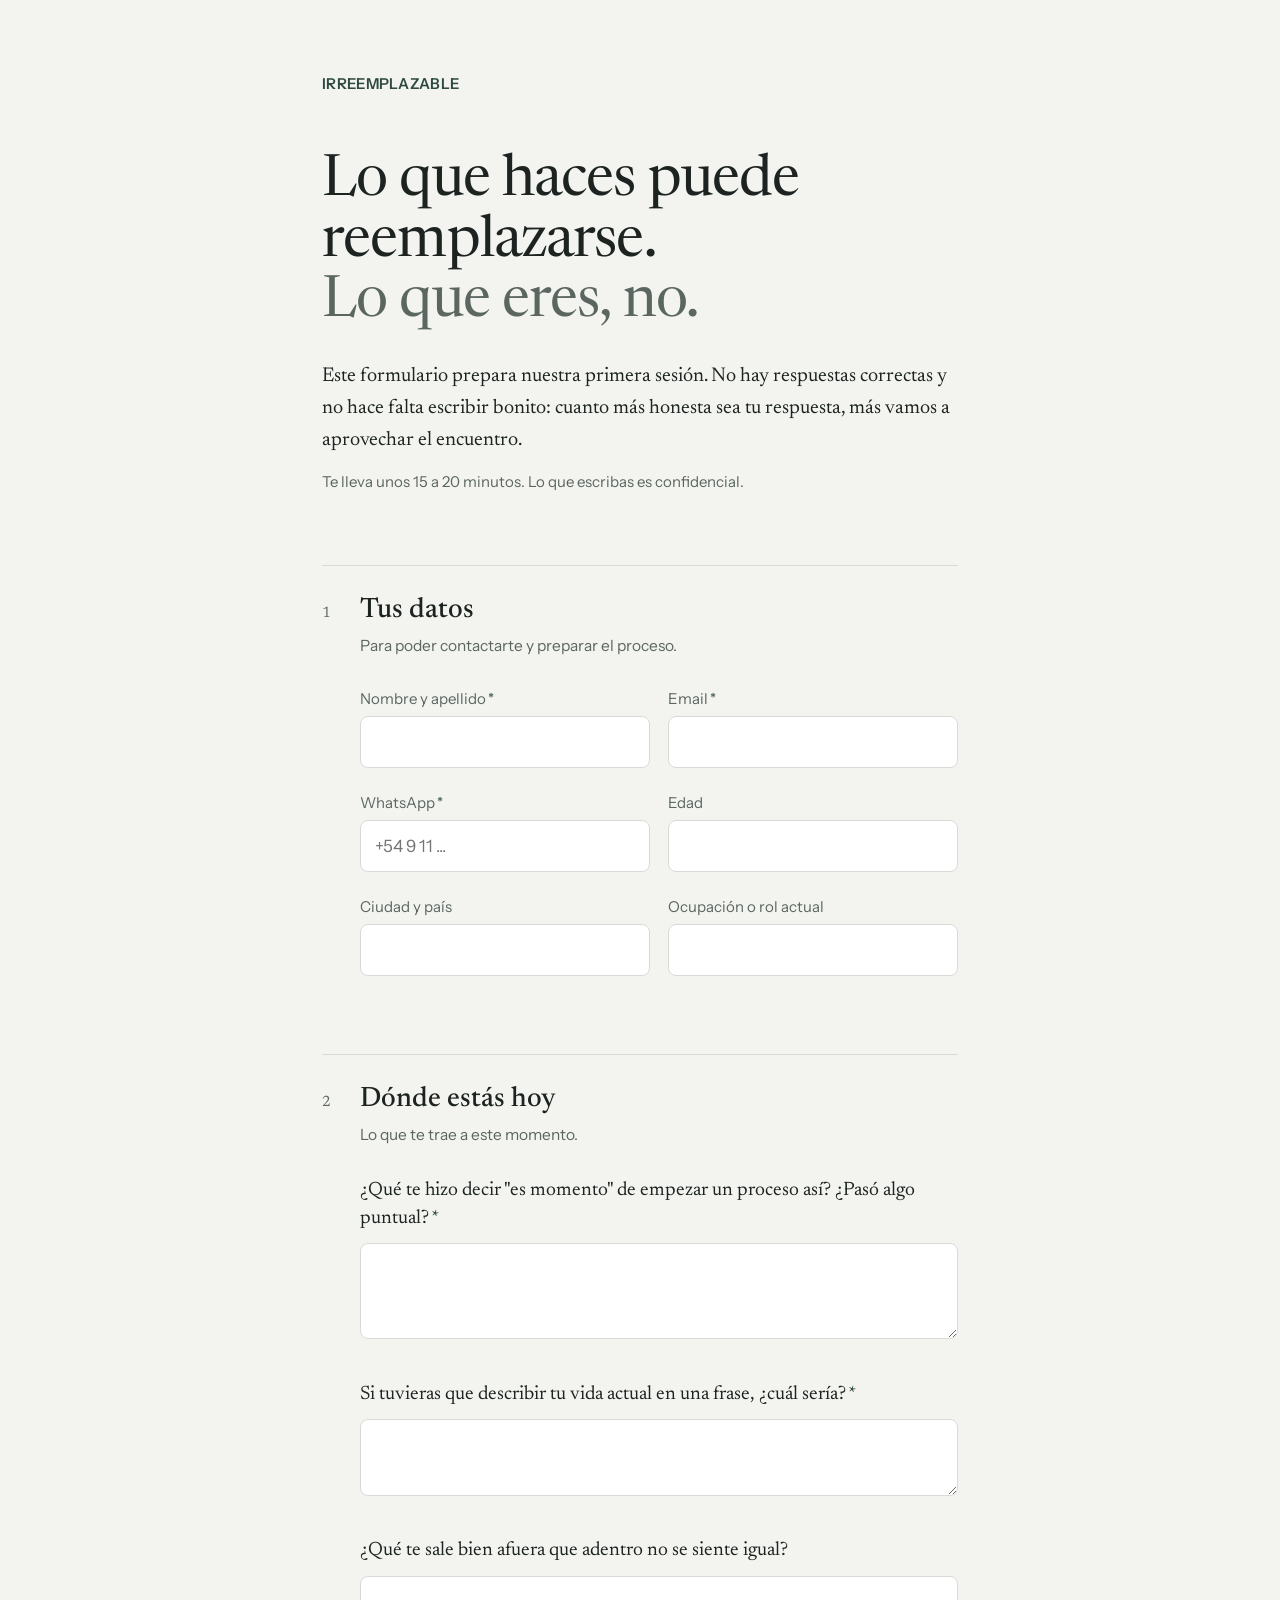
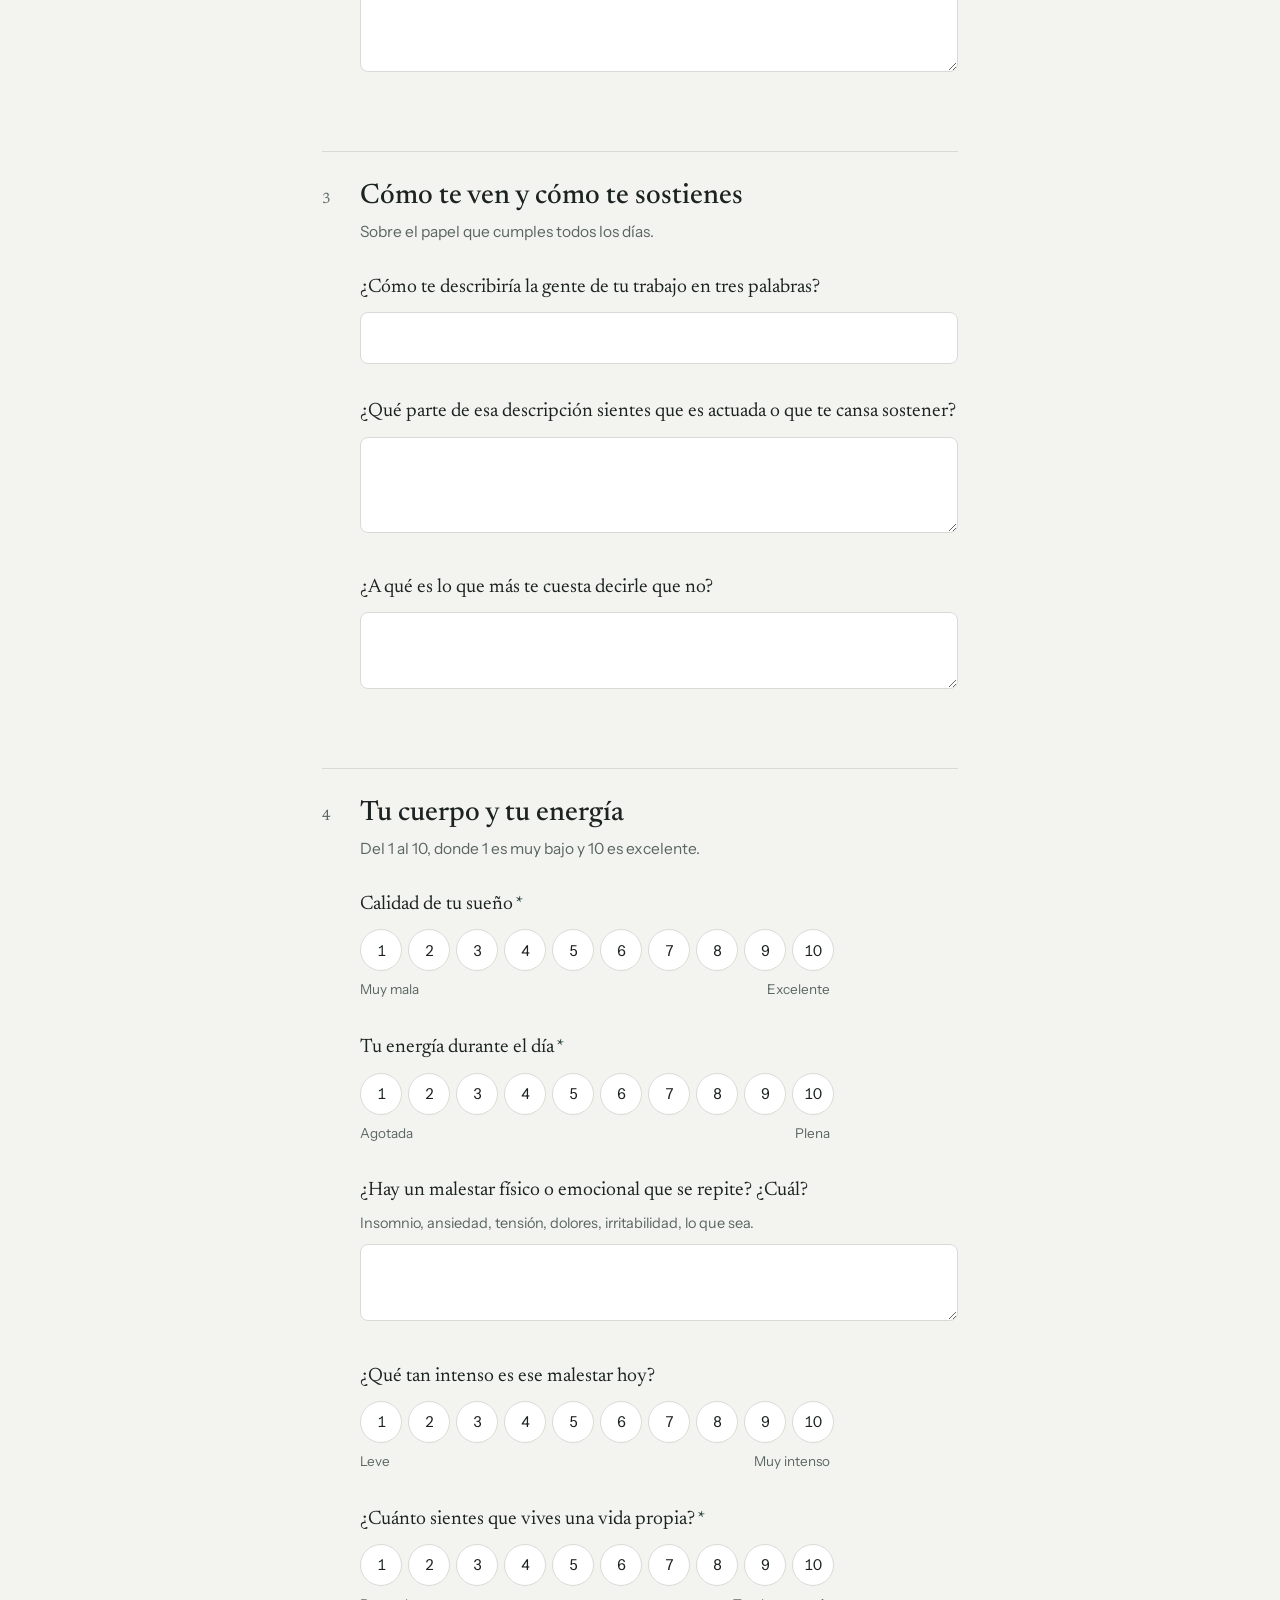
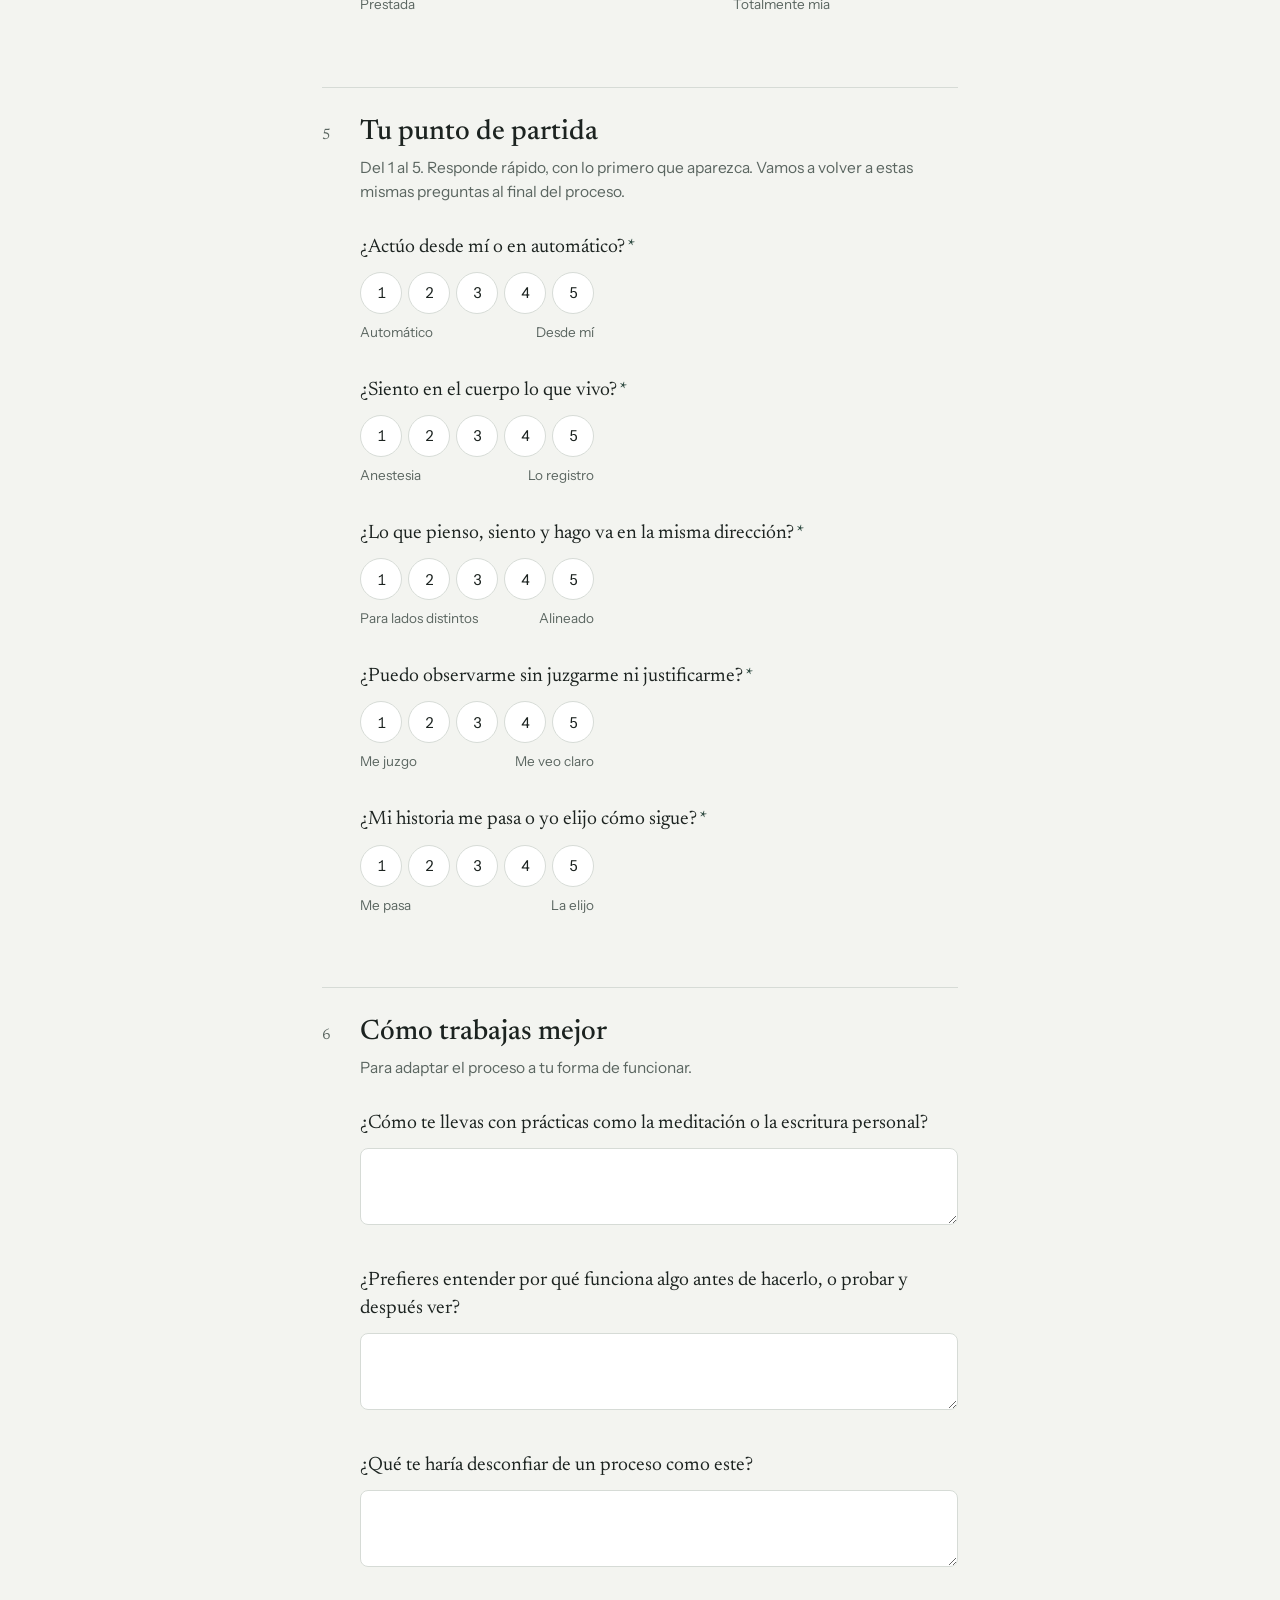
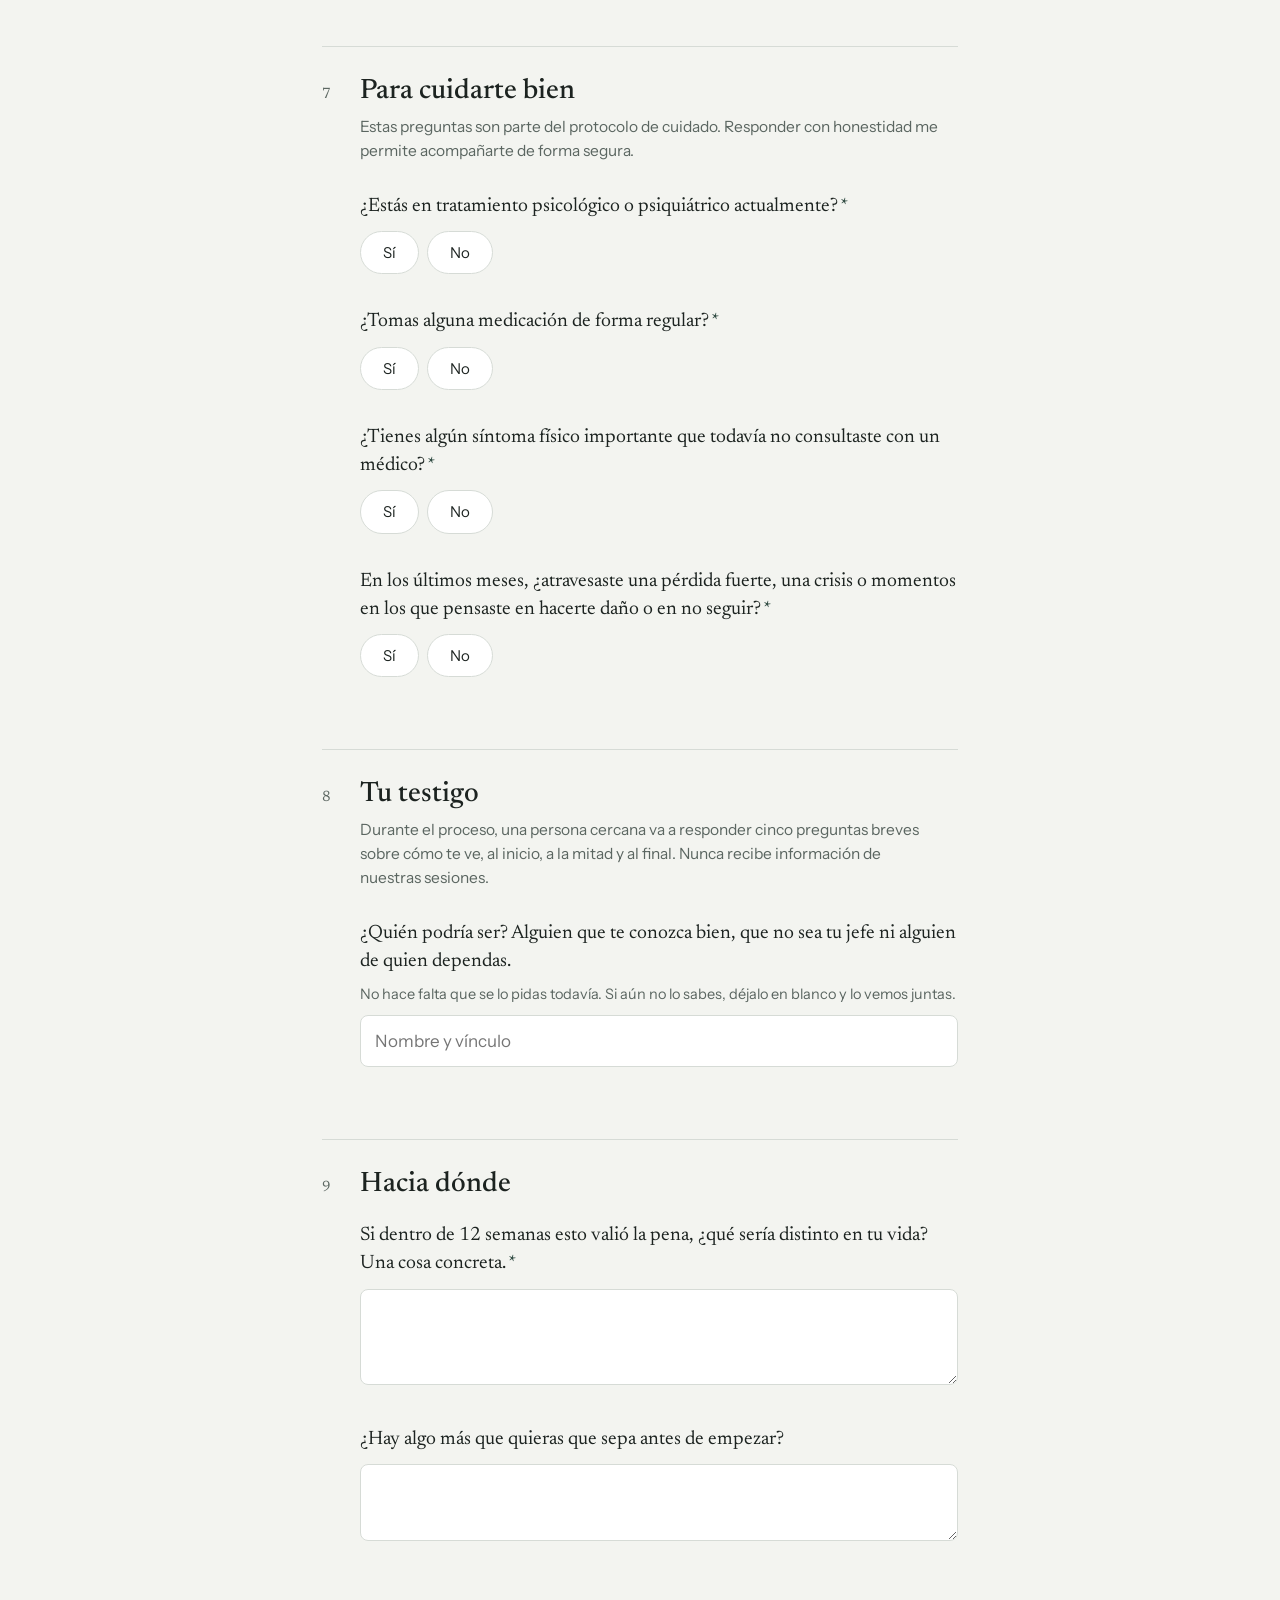
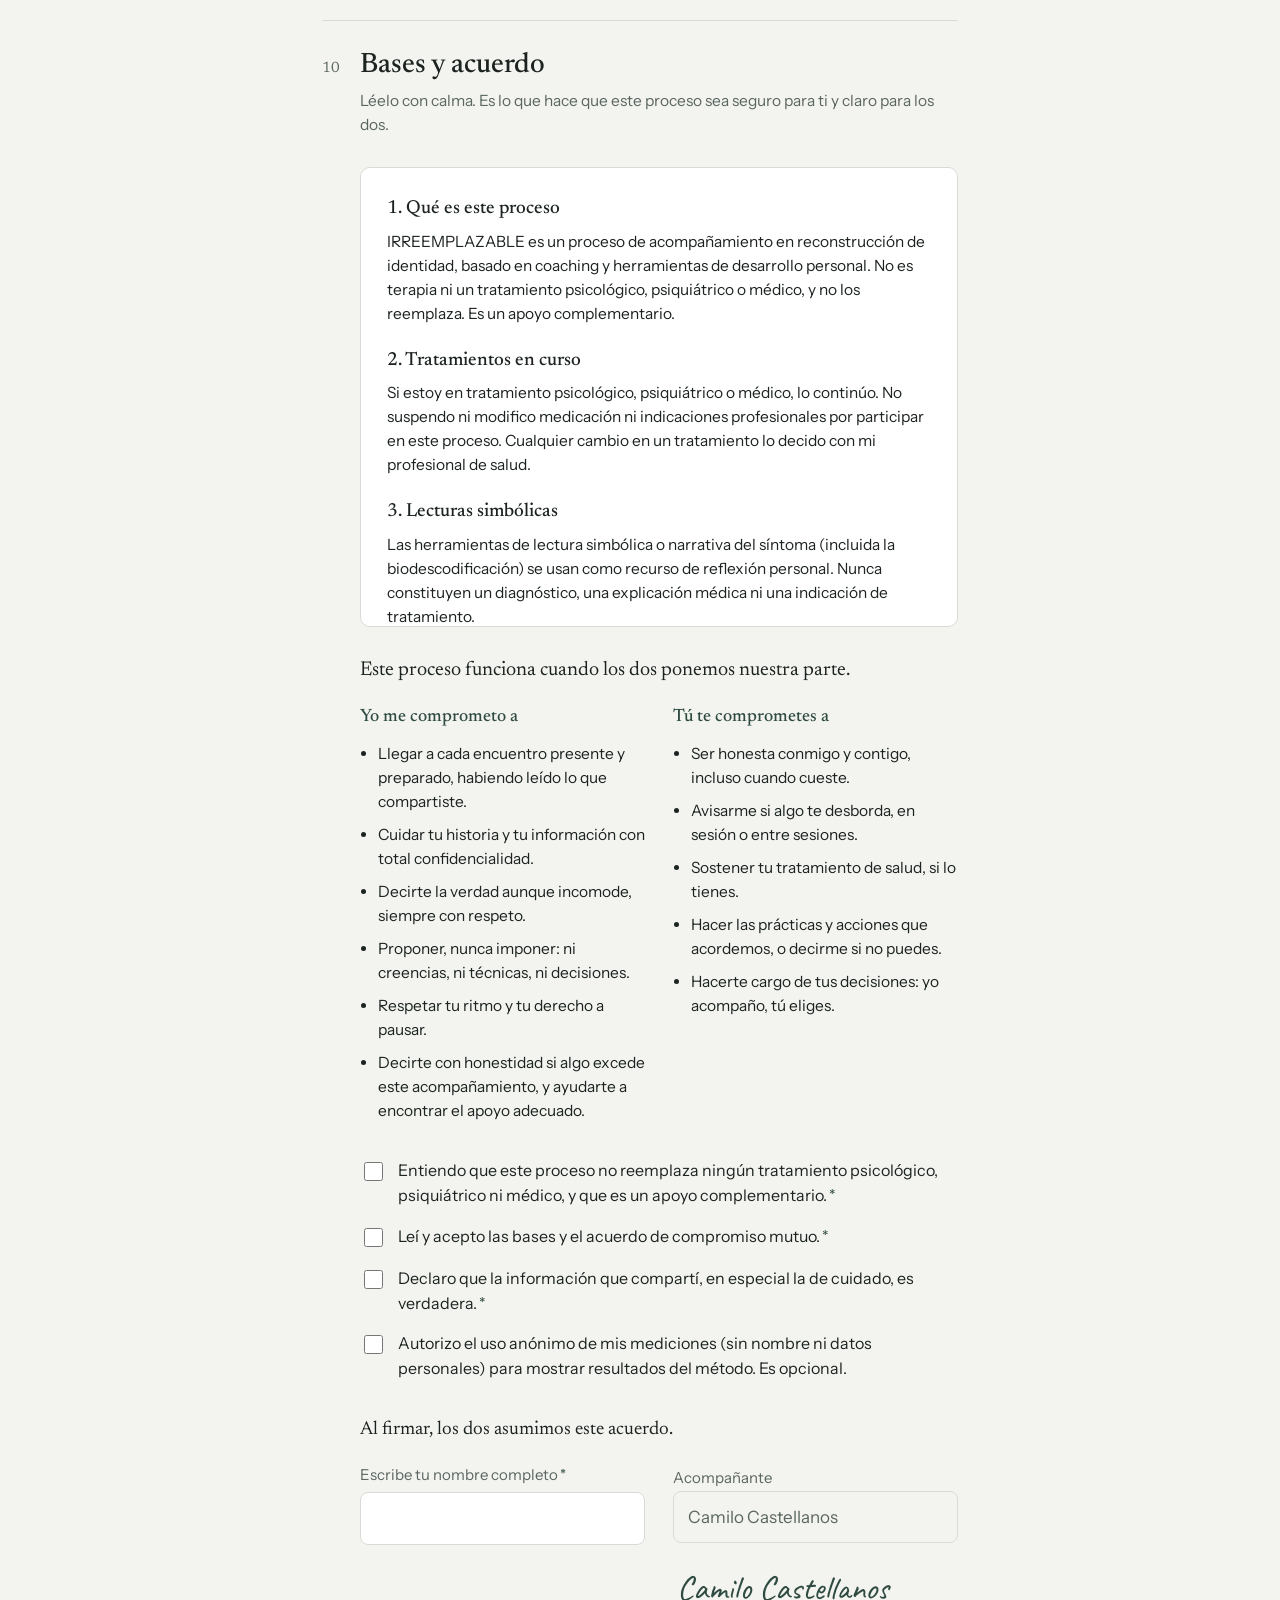
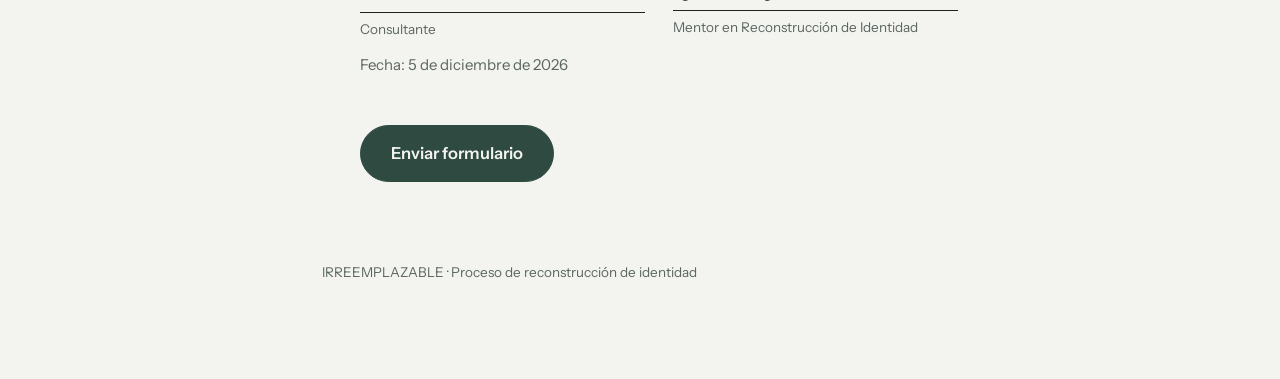
<file: form-ingreso-irreemplazable.html>
<!DOCTYPE html>
<html lang="es">
<head>
<meta charset="utf-8">
<meta name="viewport" content="width=device-width, initial-scale=1, viewport-fit=cover">
<title>IRREEMPLAZABLE · Formulario de ingreso</title>
<link rel="preconnect" href="https://fonts.googleapis.com">
<link rel="preconnect" href="https://fonts.gstatic.com" crossorigin>
<link href="https://fonts.googleapis.com/css2?family=Newsreader:opsz,wght@6..72,400;6..72,500;6..72,600&family=Instrument+Sans:wght@400;500;600&family=Caveat:wght@500&display=swap" rel="stylesheet">
<style>
/* =========================================================
   CONFIGURACIÓN: reemplaza con tu email (ver instrucciones)
   ========================================================= */
</style>
<script>
  const FORM_EMAIL = "TU_EMAIL@ejemplo.com"; // [EDITABLE]
  const MENTOR_NAME = "Camilo Castellanos";
</script>
<style>
:root{
  --paper:#F3F4F0; --ink:#1C2320; --soft:#5B6661; --line:#D6DBD6;
  --pine:#2E4A41; --pine-2:#E3EAE5; --alert:#9C3A2C; --card:#FFFFFF;
  --serif:"Newsreader", Georgia, "Times New Roman", serif;
  --sans:"Instrument Sans", system-ui, -apple-system, "Segoe UI", sans-serif;
}
@media (prefers-color-scheme: dark){
  :root:not([data-theme="light"]){
    --paper:#151A18; --ink:#E7ECE8; --soft:#9EAAA4; --line:#2E3733;
    --pine:#9CC3B4; --pine-2:#22302B; --alert:#E48A7A; --card:#1B211F;
  }
}
:root[data-theme="dark"]{
  --paper:#151A18; --ink:#E7ECE8; --soft:#9EAAA4; --line:#2E3733;
  --pine:#9CC3B4; --pine-2:#22302B; --alert:#E48A7A; --card:#1B211F;
}
*{box-sizing:border-box}
:root{padding-top:env(safe-area-inset-top,0px);padding-bottom:env(safe-area-inset-bottom,0px)}
html{scroll-padding-top:calc(env(safe-area-inset-top,0px) + 24px)}
body{margin:0;background:var(--paper);color:var(--ink);font-family:var(--sans);font-size:17px;line-height:1.55;-webkit-font-smoothing:antialiased}
.progress{position:fixed;top:0;left:0;right:0;height:3px;background:transparent;z-index:10;padding-top:env(safe-area-inset-top,0px)}
.progress span{display:block;height:3px;width:0;background:var(--pine);transition:width .3s ease}
main{max-width:680px;margin:0 auto;padding:72px 22px 96px}
.brand{font-family:var(--sans);font-weight:600;letter-spacing:.02em;font-size:15px;color:var(--pine);margin:0 0 56px}
h1{font-family:var(--serif);font-weight:400;font-size:clamp(38px,7vw,58px);line-height:1.04;letter-spacing:-.015em;margin:0 0 28px}
h1 .second{display:block;color:var(--soft)}
.lead{font-family:var(--serif);font-size:20px;line-height:1.6;color:var(--ink);margin:0 0 14px;max-width:60ch}
.note{color:var(--soft);font-size:15px;margin:0}
section{margin-top:72px;padding-top:28px;border-top:1px solid var(--line)}
.sec-head{display:flex;gap:16px;align-items:baseline;margin-bottom:6px}
.sec-num{font-family:var(--serif);font-size:15px;color:var(--soft);min-width:22px}
h2{font-family:var(--serif);font-weight:500;font-size:28px;line-height:1.2;margin:0}
.sec-intro{color:var(--soft);margin:6px 0 30px 38px;font-size:15.5px;max-width:58ch}
.q{margin:0 0 34px 38px}
.q label.qt, .q .qt{display:block;font-family:var(--serif);font-size:19.5px;line-height:1.45;margin-bottom:10px}
.q .hint{display:block;color:var(--soft);font-size:14.5px;margin:-4px 0 10px}
.req{color:var(--pine);margin-left:2px}
input[type=text],input[type=email],input[type=tel],input[type=number],textarea{
  width:100%;font:inherit;color:var(--ink);background:var(--card);border:1px solid var(--line);border-radius:8px;padding:12px 14px;transition:border-color .15s}
textarea{min-height:96px;resize:vertical;line-height:1.5}
input:focus,textarea:focus{outline:none;border-color:var(--pine);box-shadow:0 0 0 3px var(--pine-2)}
.grid2{display:grid;grid-template-columns:1fr 1fr;gap:18px 18px;margin-left:38px}
.grid2 .q{margin:0 0 6px}
.grid2 label{font-family:var(--sans)!important;font-size:15px!important;color:var(--soft);margin-bottom:6px!important}
@media (max-width:560px){.grid2{grid-template-columns:1fr} .q,.sec-intro,.grid2{margin-left:0}}
/* escalas */
.scale{display:flex;gap:6px;flex-wrap:wrap}
.scale input{position:absolute;opacity:0;width:1px;height:1px}
.scale label{display:grid;place-items:center;width:42px;height:42px;border-radius:50%;border:1px solid var(--line);background:var(--card);cursor:pointer;font-size:15px;font-variant-numeric:tabular-nums;transition:background .15s,color .15s,border-color .15s}
.scale label:hover{border-color:var(--pine)}
.scale input:checked + label{background:var(--pine);border-color:var(--pine);color:var(--paper)}
.scale input:focus-visible + label{box-shadow:0 0 0 3px var(--pine-2)}
.scale-ends{display:flex;justify-content:space-between;max-width:470px;color:var(--soft);font-size:13.5px;margin-top:8px}
.scale.five + .scale-ends{max-width:234px}
@media (max-width:420px){.scale label{width:36px;height:36px;font-size:14px}}
/* sí / no */
.yn{display:flex;gap:8px}
.yn input{position:absolute;opacity:0;width:1px;height:1px}
.yn label{padding:9px 22px;border:1px solid var(--line);border-radius:999px;cursor:pointer;background:var(--card);font-size:15px}
.yn input:checked + label{background:var(--pine);color:var(--paper);border-color:var(--pine)}
.yn input:focus-visible + label{box-shadow:0 0 0 3px var(--pine-2)}
.reveal{margin-top:12px;display:none}
.reveal.on{display:block}
.care{margin-top:12px;padding:14px 16px;border-left:3px solid var(--pine);background:var(--pine-2);font-size:15px;border-radius:0 8px 8px 0;display:none}
.care.on{display:block}
/* bases */
.terms{margin-left:38px;background:var(--card);border:1px solid var(--line);border-radius:10px;padding:26px 26px 8px;max-height:460px;overflow-y:auto}
@media (max-width:560px){.terms{margin-left:0;padding:20px 18px 4px}}
.terms h3{font-family:var(--serif);font-weight:500;font-size:19px;margin:0 0 6px}
.terms p{margin:0 0 20px;font-size:15.5px;color:var(--ink)}
.checks{margin:26px 0 0 38px}
@media (max-width:560px){.checks{margin-left:0}}
.check{display:flex;gap:12px;align-items:flex-start;margin-bottom:16px;cursor:pointer}
.check input{margin-top:4px;width:19px;height:19px;accent-color:var(--pine);flex:none}
.check span{font-size:16px}
.pact{margin:28px 0 0 38px}
.pact-intro{font-family:var(--serif);font-size:20px;margin:0 0 18px}
.pact-cols{display:grid;grid-template-columns:1fr 1fr;gap:28px}
.pact h3{font-family:var(--serif);font-weight:500;font-size:18px;margin:0 0 10px;color:var(--pine)}
.pact ul{margin:0;padding-left:18px}
.pact li{font-size:15.5px;margin-bottom:9px}
@media (max-width:560px){.pact{margin-left:0}.pact-cols{grid-template-columns:1fr;gap:18px}}
.sign{margin:34px 0 0 38px}
.sign-intro{font-family:var(--serif);font-size:19px;margin:0 0 20px}
.sign-cols{display:grid;grid-template-columns:1fr 1fr;gap:28px;margin-bottom:14px}
@media (max-width:560px){.sign-cols{grid-template-columns:1fr}}
.sigbox{margin:0!important}
.sigbox .qt{font-family:var(--sans)!important;font-size:15px!important;color:var(--soft);margin-bottom:6px!important}
.sig-fixed{border:1px solid var(--line);border-radius:8px;padding:12px 14px;color:var(--soft);background:transparent;line-height:1.55}
.sig-line{border-bottom:1px solid var(--ink);height:58px;display:flex;align-items:flex-end;margin-top:10px}
.sig{font-family:"Caveat",cursive;font-size:34px;line-height:1.1;padding:0 4px 4px;color:var(--pine)}
.sig-cap{margin:6px 0 0;font-size:13.5px;color:var(--soft)}
@media (max-width:560px){.sign{margin-left:0}}
.err{color:var(--alert);font-size:14.5px;margin-top:8px;display:none}
.invalid .err{display:block}
.invalid input[type=text],.invalid textarea,.invalid input[type=email],.invalid input[type=tel],.invalid input[type=number]{border-color:var(--alert)}
.actions{margin:48px 0 0 38px}
@media (max-width:560px){.actions{margin-left:0}}
button{font:inherit;font-weight:600;cursor:pointer;border-radius:999px;padding:15px 30px;border:1px solid var(--pine);background:var(--pine);color:var(--paper);font-size:16.5px}
button.ghost{background:transparent;color:var(--pine)}
button:disabled{opacity:.55;cursor:wait}
button:focus-visible{outline:3px solid var(--pine-2);outline-offset:2px}
.form-msg{margin-top:16px;font-size:15.5px;color:var(--alert)}
/* gracias */
#thanks{display:none}
#thanks.on{display:block}
#thanks h1{margin-top:0}
.btnrow{display:flex;gap:12px;flex-wrap:wrap;margin-top:28px}
footer{margin-top:80px;color:var(--soft);font-size:13.5px}
@media (prefers-reduced-motion:reduce){*{transition:none!important}}
</style>
</head>
<body>
<div class="progress" aria-hidden="true"><span id="bar"></span></div>
<main>
  <p class="brand">IRREEMPLAZABLE</p>

  <div id="formView">
    <h1>Lo que haces puede reemplazarse.<span class="second">Lo que eres, no.</span></h1>
    <p class="lead">Este formulario prepara nuestra primera sesión. No hay respuestas correctas y no hace falta escribir bonito: cuanto más honesta sea tu respuesta, más vamos a aprovechar el encuentro.</p>
    <p class="note">Te lleva unos 15 a 20 minutos. Lo que escribas es confidencial.</p>

    <form id="intake" novalidate>

      <section>
        <div class="sec-head"><span class="sec-num">1</span><h2>Tus datos</h2></div>
        <p class="sec-intro">Para poder contactarte y preparar el proceso.</p>
        <div class="grid2">
          <div class="q" data-req><label class="qt" for="nombre">Nombre y apellido<span class="req">*</span></label><input id="nombre" type="text" data-label="Nombre y apellido" autocomplete="name"><p class="err">Completa tu nombre.</p></div>
          <div class="q" data-req><label class="qt" for="email">Email<span class="req">*</span></label><input id="email" type="email" data-label="Email" autocomplete="email"><p class="err">Ingresa un email válido.</p></div>
          <div class="q" data-req><label class="qt" for="tel">WhatsApp<span class="req">*</span></label><input id="tel" type="tel" data-label="WhatsApp" autocomplete="tel" placeholder="+54 9 11 ..."><p class="err">Ingresa un número de contacto.</p></div>
          <div class="q"><label class="qt" for="edad">Edad</label><input id="edad" type="number" min="18" max="99" data-label="Edad"></div>
          <div class="q"><label class="qt" for="ciudad">Ciudad y país</label><input id="ciudad" type="text" data-label="Ciudad y país"></div>
          <div class="q"><label class="qt" for="rol">Ocupación o rol actual</label><input id="rol" type="text" data-label="Ocupación o rol"></div>
        </div>
      </section>

      <section>
        <div class="sec-head"><span class="sec-num">2</span><h2>Dónde estás hoy</h2></div>
        <p class="sec-intro">Lo que te trae a este momento.</p>
        <div class="q" data-req><label class="qt" for="p1">¿Qué te hizo decir "es momento" de empezar un proceso así? ¿Pasó algo puntual?<span class="req">*</span></label><textarea id="p1" data-label="1. Qué te hizo decir 'es momento'"></textarea><p class="err">Esta respuesta es necesaria.</p></div>
        <div class="q" data-req><label class="qt" for="p2">Si tuvieras que describir tu vida actual en una frase, ¿cuál sería?<span class="req">*</span></label><textarea id="p2" data-label="2. Tu vida actual en una frase" style="min-height:64px"></textarea><p class="err">Esta respuesta es necesaria.</p></div>
        <div class="q"><label class="qt" for="p3">¿Qué te sale bien afuera que adentro no se siente igual?</label><textarea id="p3" data-label="3. Lo que sale bien afuera y adentro no"></textarea></div>
      </section>

      <section>
        <div class="sec-head"><span class="sec-num">3</span><h2>Cómo te ven y cómo te sostienes</h2></div>
        <p class="sec-intro">Sobre el papel que cumples todos los días.</p>
        <div class="q"><label class="qt" for="p4">¿Cómo te describiría la gente de tu trabajo en tres palabras?</label><input id="p4" type="text" data-label="4. Tres palabras de tu entorno laboral"></div>
        <div class="q"><label class="qt" for="p5">¿Qué parte de esa descripción sientes que es actuada o que te cansa sostener?</label><textarea id="p5" data-label="5. Lo actuado o cansador de sostener"></textarea></div>
        <div class="q"><label class="qt" for="p6">¿A qué es lo que más te cuesta decirle que no?</label><textarea id="p6" data-label="6. Lo que más te cuesta decir que no" style="min-height:64px"></textarea></div>
      </section>

      <section>
        <div class="sec-head"><span class="sec-num">4</span><h2>Tu cuerpo y tu energía</h2></div>
        <p class="sec-intro">Del 1 al 10, donde 1 es muy bajo y 10 es excelente.</p>
        <div class="q" data-req data-scale="ind_sueno"><span class="qt">Calidad de tu sueño<span class="req">*</span></span><div class="scale" data-name="ind_sueno" data-max="10" data-label="7. Calidad del sueño (1-10)"></div><div class="scale-ends"><span>Muy mala</span><span>Excelente</span></div><p class="err">Elige un valor.</p></div>
        <div class="q" data-req data-scale="ind_energia"><span class="qt">Tu energía durante el día<span class="req">*</span></span><div class="scale" data-name="ind_energia" data-max="10" data-label="8. Energía en el día (1-10)"></div><div class="scale-ends"><span>Agotada</span><span>Plena</span></div><p class="err">Elige un valor.</p></div>
        <div class="q"><label class="qt" for="p9">¿Hay un malestar físico o emocional que se repite? ¿Cuál?</label><span class="hint">Insomnio, ansiedad, tensión, dolores, irritabilidad, lo que sea.</span><textarea id="p9" data-label="9. Malestar que se repite" style="min-height:64px"></textarea></div>
        <div class="q" data-scale="ind_sintoma"><span class="qt">¿Qué tan intenso es ese malestar hoy?</span><div class="scale" data-name="ind_sintoma" data-max="10" data-label="9b. Intensidad del malestar (1-10)"></div><div class="scale-ends"><span>Leve</span><span>Muy intenso</span></div></div>
        <div class="q" data-req data-scale="ind_propia"><span class="qt">¿Cuánto sientes que vives una vida propia?<span class="req">*</span></span><div class="scale" data-name="ind_propia" data-max="10" data-label="10. Sensación de vida propia (1-10)"></div><div class="scale-ends"><span>Prestada</span><span>Totalmente mía</span></div><p class="err">Elige un valor.</p></div>
      </section>

      <section>
        <div class="sec-head"><span class="sec-num">5</span><h2>Tu punto de partida</h2></div>
        <p class="sec-intro">Del 1 al 5. Responde rápido, con lo primero que aparezca. Vamos a volver a estas mismas preguntas al final del proceso.</p>
        <div class="q" data-req data-scale="arcon_a"><span class="qt">¿Actúo desde mí o en automático?<span class="req">*</span></span><div class="scale five" data-name="arcon_a" data-max="5" data-label="11. Autenticidad (1-5)"></div><div class="scale-ends"><span>Automático</span><span>Desde mí</span></div><p class="err">Elige un valor.</p></div>
        <div class="q" data-req data-scale="arcon_r"><span class="qt">¿Siento en el cuerpo lo que vivo?<span class="req">*</span></span><div class="scale five" data-name="arcon_r" data-max="5" data-label="12. Resonancia (1-5)"></div><div class="scale-ends"><span>Anestesia</span><span>Lo registro</span></div><p class="err">Elige un valor.</p></div>
        <div class="q" data-req data-scale="arcon_c"><span class="qt">¿Lo que pienso, siento y hago va en la misma dirección?<span class="req">*</span></span><div class="scale five" data-name="arcon_c" data-max="5" data-label="13. Coherencia (1-5)"></div><div class="scale-ends"><span>Para lados distintos</span><span>Alineado</span></div><p class="err">Elige un valor.</p></div>
        <div class="q" data-req data-scale="arcon_o"><span class="qt">¿Puedo observarme sin juzgarme ni justificarme?<span class="req">*</span></span><div class="scale five" data-name="arcon_o" data-max="5" data-label="14. Observación (1-5)"></div><div class="scale-ends"><span>Me juzgo</span><span>Me veo claro</span></div><p class="err">Elige un valor.</p></div>
        <div class="q" data-req data-scale="arcon_n"><span class="qt">¿Mi historia me pasa o yo elijo cómo sigue?<span class="req">*</span></span><div class="scale five" data-name="arcon_n" data-max="5" data-label="15. Narrativa (1-5)"></div><div class="scale-ends"><span>Me pasa</span><span>La elijo</span></div><p class="err">Elige un valor.</p></div>
      </section>

      <section>
        <div class="sec-head"><span class="sec-num">6</span><h2>Cómo trabajas mejor</h2></div>
        <p class="sec-intro">Para adaptar el proceso a tu forma de funcionar.</p>
        <div class="q"><label class="qt" for="p16">¿Cómo te llevas con prácticas como la meditación o la escritura personal?</label><textarea id="p16" data-label="16. Relación con meditación / escritura" style="min-height:64px"></textarea></div>
        <div class="q"><label class="qt" for="p17">¿Prefieres entender por qué funciona algo antes de hacerlo, o probar y después ver?</label><textarea id="p17" data-label="17. Entender primero o probar primero" style="min-height:64px"></textarea></div>
        <div class="q"><label class="qt" for="p18">¿Qué te haría desconfiar de un proceso como este?</label><textarea id="p18" data-label="18. Qué te haría desconfiar" style="min-height:64px"></textarea></div>
      </section>

      <section>
        <div class="sec-head"><span class="sec-num">7</span><h2>Para cuidarte bien</h2></div>
        <p class="sec-intro">Estas preguntas son parte del protocolo de cuidado. Responder con honestidad me permite acompañarte de forma segura.</p>

        <div class="q" data-req data-yn="s_trat"><span class="qt">¿Estás en tratamiento psicológico o psiquiátrico actualmente?<span class="req">*</span></span>
          <div class="yn" data-name="s_trat" data-label="19. Tratamiento psicológico/psiquiátrico actual"></div>
          <div class="reveal" data-for="s_trat"><textarea id="s_trat_d" data-label="19b. Detalle del tratamiento" placeholder="¿Con quién y desde cuándo? (opcional)" style="min-height:60px"></textarea></div>
          <p class="err">Elige una opción.</p></div>

        <div class="q" data-req data-yn="s_med"><span class="qt">¿Tomas alguna medicación de forma regular?<span class="req">*</span></span>
          <div class="yn" data-name="s_med" data-label="20. Medicación regular"></div>
          <div class="reveal" data-for="s_med"><textarea id="s_med_d" data-label="20b. Detalle de medicación" placeholder="¿Cuál? (opcional)" style="min-height:60px"></textarea></div>
          <p class="err">Elige una opción.</p></div>

        <div class="q" data-req data-yn="s_fis"><span class="qt">¿Tienes algún síntoma físico importante que todavía no consultaste con un médico?<span class="req">*</span></span>
          <div class="yn" data-name="s_fis" data-label="21. Síntoma físico sin consulta médica"></div>
          <div class="reveal" data-for="s_fis"><textarea id="s_fis_d" data-label="21b. Detalle del síntoma" placeholder="¿Cuál? (opcional)" style="min-height:60px"></textarea></div>
          <div class="care" data-care="s_fis">Te voy a pedir que lo consultes con un médico antes o durante las primeras semanas. Este proceso acompaña, pero no reemplaza esa consulta.</div>
          <p class="err">Elige una opción.</p></div>

        <div class="q" data-req data-yn="s_crisis"><span class="qt">En los últimos meses, ¿atravesaste una pérdida fuerte, una crisis o momentos en los que pensaste en hacerte daño o en no seguir?<span class="req">*</span></span>
          <div class="yn" data-name="s_crisis" data-label="22. Pérdida, crisis o pensamientos de hacerse daño"></div>
          <div class="reveal" data-for="s_crisis"><textarea id="s_crisis_d" data-label="22b. Lo que quieras contar" placeholder="Lo que quieras contar (opcional)" style="min-height:60px"></textarea></div>
          <div class="care" data-care="s_crisis">Gracias por decirlo. Te voy a escribir antes de la sesión para conversarlo con calma. Si en algún momento sientes que estás en peligro, contacta ya mismo a los servicios de emergencia o a la línea de crisis de tu país, o acude a la guardia más cercana.</div>
          <p class="err">Elige una opción.</p></div>
      </section>

      <section>
        <div class="sec-head"><span class="sec-num">8</span><h2>Tu testigo</h2></div>
        <p class="sec-intro">Durante el proceso, una persona cercana va a responder cinco preguntas breves sobre cómo te ve, al inicio, a la mitad y al final. Nunca recibe información de nuestras sesiones.</p>
        <div class="q"><label class="qt" for="p23">¿Quién podría ser? Alguien que te conozca bien, que no sea tu jefe ni alguien de quien dependas.</label><span class="hint">No hace falta que se lo pidas todavía. Si aún no lo sabes, déjalo en blanco y lo vemos juntas.</span><input id="p23" type="text" data-label="23. Posible testigo (nombre y vínculo)" placeholder="Nombre y vínculo"></div>
      </section>

      <section>
        <div class="sec-head"><span class="sec-num">9</span><h2>Hacia dónde</h2></div>
        <div class="q" data-req style="margin-top:20px"><label class="qt" for="p24">Si dentro de 12 semanas esto valió la pena, ¿qué sería distinto en tu vida? Una cosa concreta.<span class="req">*</span></label><textarea id="p24" data-label="24. Qué sería distinto en 12 semanas"></textarea><p class="err">Esta respuesta es necesaria.</p></div>
        <div class="q"><label class="qt" for="p25">¿Hay algo más que quieras que sepa antes de empezar?</label><textarea id="p25" data-label="25. Algo más que quieras que sepa" style="min-height:64px"></textarea></div>
      </section>

      <section>
        <div class="sec-head"><span class="sec-num">10</span><h2>Bases y acuerdo</h2></div>
        <p class="sec-intro">Léelo con calma. Es lo que hace que este proceso sea seguro para ti y claro para los dos.</p>
        <div class="terms" tabindex="0" aria-label="Bases y condiciones del proceso">
          <h3>1. Qué es este proceso</h3>
          <p>IRREEMPLAZABLE es un proceso de acompañamiento en reconstrucción de identidad, basado en coaching y herramientas de desarrollo personal. No es terapia ni un tratamiento psicológico, psiquiátrico o médico, y no los reemplaza. Es un apoyo complementario.</p>
          <h3>2. Tratamientos en curso</h3>
          <p>Si estoy en tratamiento psicológico, psiquiátrico o médico, lo continúo. No suspendo ni modifico medicación ni indicaciones profesionales por participar en este proceso. Cualquier cambio en un tratamiento lo decido con mi profesional de salud.</p>
          <h3>3. Lecturas simbólicas</h3>
          <p>Las herramientas de lectura simbólica o narrativa del síntoma (incluida la biodescodificación) se usan como recurso de reflexión personal. Nunca constituyen un diagnóstico, una explicación médica ni una indicación de tratamiento.</p>
          <h3>4. Cuidado y derivación</h3>
          <p>Si durante el proceso aparecen señales de riesgo para mi salud o mi seguridad, el mentor puede pausar el trabajo y sugerirme consultar con un profesional de salud. El proceso se retoma cuando cuente con ese acompañamiento.</p>
          <h3>5. Emergencias</h3>
          <p>El canal de contacto entre sesiones tiene un horario definido y no es un servicio de emergencias. Ante una emergencia, contacto a los servicios de emergencia o a la línea de crisis de mi país.</p>
          <h3>6. Responsabilidad personal</h3>
          <p>Participo de forma voluntaria. Las decisiones que tome durante y después del proceso son mías. El mentor acompaña y propone; no decide por mí.</p>
          <h3>7. Confidencialidad</h3>
          <p>Lo que comparto en el formulario, las sesiones y los registros es confidencial. La única excepción es un riesgo serio para mi vida o la de otras personas. La persona que elija como testigo no recibe información de las sesiones.</p>
          <h3>8. Uso de la información</h3>
          <p>Mis respuestas, mediciones y las notas de sesión se guardan en un registro privado al que solo accede el mentor, y se usan únicamente para acompañar mi proceso. Para preparar las sesiones y ver mi evolución, pueden analizarse con herramientas de inteligencia artificial, siempre sin mi nombre ni mis datos de contacto. Cualquier testimonio o caso se comparte solo con mi autorización expresa y de forma anónima. Puedo pedir en cualquier momento ver, corregir o eliminar mi información.</p>
          <h3>9. Lo práctico</h3>
          <p>Fechas, frecuencia de encuentros y demás detalles del acompañamiento los conversamos aparte. Este documento es sobre otra cosa: cómo vamos a cuidar este proceso juntos.</p>
        </div>

        <div class="pact">
          <p class="pact-intro">Este proceso funciona cuando los dos ponemos nuestra parte.</p>
          <div class="pact-cols">
            <div>
              <h3>Yo me comprometo a</h3>
              <ul>
                <li>Llegar a cada encuentro presente y preparado, habiendo leído lo que compartiste.</li>
                <li>Cuidar tu historia y tu información con total confidencialidad.</li>
                <li>Decirte la verdad aunque incomode, siempre con respeto.</li>
                <li>Proponer, nunca imponer: ni creencias, ni técnicas, ni decisiones.</li>
                <li>Respetar tu ritmo y tu derecho a pausar.</li>
                <li>Decirte con honestidad si algo excede este acompañamiento, y ayudarte a encontrar el apoyo adecuado.</li>
              </ul>
            </div>
            <div>
              <h3>Tú te comprometes a</h3>
              <ul>
                <li>Ser honesta conmigo y contigo, incluso cuando cueste.</li>
                <li>Avisarme si algo te desborda, en sesión o entre sesiones.</li>
                <li>Sostener tu tratamiento de salud, si lo tienes.</li>
                <li>Hacer las prácticas y acciones que acordemos, o decirme si no puedes.</li>
                <li>Hacerte cargo de tus decisiones: yo acompaño, tú eliges.</li>
              </ul>
            </div>
          </div>
        </div>

        <div class="checks">
          <div class="q" data-req data-check="c1" style="margin:0 0 4px"><label class="check"><input type="checkbox" id="c1" data-label="Acepta: no reemplaza tratamiento"><span>Entiendo que este proceso no reemplaza ningún tratamiento psicológico, psiquiátrico ni médico, y que es un apoyo complementario.<span class="req">*</span></span></label><p class="err" style="margin:-8px 0 12px 31px">Necesitamos esta confirmación para avanzar.</p></div>
          <div class="q" data-req data-check="c2" style="margin:0 0 4px"><label class="check"><input type="checkbox" id="c2" data-label="Acepta: bases y acuerdo mutuo"><span>Leí y acepto las bases y el acuerdo de compromiso mutuo.<span class="req">*</span></span></label><p class="err" style="margin:-8px 0 12px 31px">Necesitamos esta confirmación para avanzar.</p></div>
          <div class="q" data-req data-check="c3" style="margin:0 0 4px"><label class="check"><input type="checkbox" id="c3" data-label="Declara: respuestas verdaderas"><span>Declaro que la información que compartí, en especial la de cuidado, es verdadera.<span class="req">*</span></span></label><p class="err" style="margin:-8px 0 12px 31px">Necesitamos esta confirmación para avanzar.</p></div>
          <div class="q" style="margin:0 0 4px"><label class="check"><input type="checkbox" id="c4" data-label="Autoriza: uso anónimo de mediciones"><span>Autorizo el uso anónimo de mis mediciones (sin nombre ni datos personales) para mostrar resultados del método. Es opcional.</span></label></div>
        </div>

        <div class="sign">
          <p class="sign-intro">Al firmar, los dos asumimos este acuerdo.</p>
          <div class="sign-cols">
            <div class="q sigbox" data-req>
              <label class="qt" for="firma">Escribe tu nombre completo<span class="req">*</span></label>
              <input id="firma" type="text" data-label="Firma de la consultante (nombre completo)" autocomplete="name">
              <div class="sig-line"><span class="sig" id="sigPreview" aria-hidden="true"></span></div>
              <p class="sig-cap">Consultante</p>
              <p class="err">Escribe tu nombre completo para firmar.</p>
            </div>
            <div class="sigbox">
              <span class="qt">Acompañante</span>
              <div class="sig-fixed" id="mentorName"></div>
              <div class="sig-line"><span class="sig" id="mentorSig"></span></div>
              <p class="sig-cap" id="mentorCap"></p>
            </div>
          </div>
          <p class="note" id="fecha"></p>
        </div>
      </section>

      <div class="actions">
        <button type="submit" id="sendBtn">Enviar formulario</button>
        <p class="form-msg" id="formMsg" role="alert"></p>
      </div>
    </form>
  </div>

  <div id="thanks" aria-live="polite">
    <h1>Gracias.<span class="second">Ya lo recibí.</span></h1>
    <p class="lead">Voy a leer tus respuestas antes de la sesión. Si algo necesita conversarse antes, te escribo.</p>
    <p class="note">Puedes guardar una copia de lo que respondiste.</p>
    <div class="btnrow">
      <button type="button" class="ghost" id="dlBtn">Descargar mi copia</button>
    </div>
  </div>

  <div id="fallback" style="display:none">
    <h1>No se pudo enviar.<span class="second">Tus respuestas siguen aquí.</span></h1>
    <p class="lead">Descarga tu copia o cópiala y envíamela por WhatsApp o email.</p>
    <div class="btnrow">
      <button type="button" id="dlBtn2">Descargar respuestas</button>
      <button type="button" class="ghost" id="copyBtn">Copiar respuestas</button>
      <button type="button" class="ghost" id="backBtn">Volver al formulario</button>
    </div>
    <p class="note" id="copyMsg" style="margin-top:14px"></p>
  </div>

  <footer>IRREEMPLAZABLE · Proceso de reconstrucción de identidad</footer>
</main>

<script>
(function(){
  // Construir escalas
  document.querySelectorAll('.scale').forEach(function(el){
    var name = el.dataset.name, max = +el.dataset.max;
    el.setAttribute('role','radiogroup');
    for (var i=1;i<=max;i++){
      var id = name+'_'+i;
      var inp = document.createElement('input');
      inp.type='radio'; inp.name=name; inp.id=id; inp.value=i;
      var lab = document.createElement('label'); lab.htmlFor=id; lab.textContent=i;
      el.appendChild(inp); el.appendChild(lab);
    }
  });
  // Construir sí / no
  document.querySelectorAll('.yn').forEach(function(el){
    var name = el.dataset.name;
    el.setAttribute('role','radiogroup');
    ['Sí','No'].forEach(function(v){
      var id = name+'_'+(v==='Sí'?'si':'no');
      var inp = document.createElement('input'); inp.type='radio'; inp.name=name; inp.id=id; inp.value=v;
      var lab = document.createElement('label'); lab.htmlFor=id; lab.textContent=v;
      el.appendChild(inp); el.appendChild(lab);
      inp.addEventListener('change', function(){
        var on = inp.value==='Sí';
        var rv = document.querySelector('.reveal[data-for="'+name+'"]'); if (rv) rv.classList.toggle('on', on);
        var cr = document.querySelector('.care[data-care="'+name+'"]'); if (cr) cr.classList.toggle('on', on);
      });
    });
  });

  var fecha = new Date();
  var fechaTxt = fecha.toLocaleDateString('es-AR',{day:'numeric',month:'long',year:'numeric'});
  document.getElementById('fecha').textContent = 'Fecha: ' + fechaTxt;
  document.getElementById('mentorSig').textContent = MENTOR_NAME;
  document.getElementById('mentorCap').textContent = 'Mentor en Reconstrucción de Identidad';
  document.getElementById('mentorName').textContent = MENTOR_NAME;
  document.getElementById('firma').addEventListener('input', function(e){
    document.getElementById('sigPreview').textContent = e.target.value;
  });

  var form = document.getElementById('intake');

  // Progreso
  var reqs = Array.prototype.slice.call(form.querySelectorAll('.q[data-req]'));
  function isFilled(q){
    if (q.dataset.scale) return !!form.querySelector('input[name="'+q.dataset.scale+'"]:checked');
    if (q.dataset.yn) return !!form.querySelector('input[name="'+q.dataset.yn+'"]:checked');
    if (q.dataset.check) return document.getElementById(q.dataset.check).checked;
    var f = q.querySelector('input,textarea');
    if (!f) return true;
    if (f.type==='email') return /^[^\s@]+@[^\s@]+\.[^\s@]+$/.test(f.value.trim());
    return f.value.trim().length>0;
  }
  function updateBar(){
    var n = reqs.filter(isFilled).length;
    document.getElementById('bar').style.width = (n/reqs.length*100)+'%';
  }
  form.addEventListener('input', function(e){
    updateBar();
    var q = e.target.closest('.q'); if (q && q.classList.contains('invalid') && isFilled(q)) q.classList.remove('invalid');
  });
  form.addEventListener('change', function(e){
    updateBar();
    var q = e.target.closest('.q'); if (q && q.classList.contains('invalid') && isFilled(q)) q.classList.remove('invalid');
  });

  // Recolectar respuestas
  function collect(){
    var out = {};
    var nodes = form.querySelectorAll('[data-label]');
    nodes.forEach(function(n){
      var label = n.dataset.label, val='';
      if (n.classList.contains('scale') || n.classList.contains('yn')){
        var c = form.querySelector('input[name="'+n.dataset.name+'"]:checked'); val = c ? c.value : '';
      } else if (n.type==='checkbox'){
        val = n.checked ? 'Sí' : 'No';
      } else {
        val = n.value.trim();
      }
      out[label] = val || '—';
    });
    out['Firma del mentor'] = MENTOR_NAME + ' · Mentor en Reconstrucción de Identidad';
    out['Fecha de firma'] = fechaTxt;
    return out;
  }
  function asText(data){
    var lines = ['IRREEMPLAZABLE · Formulario de ingreso',''];
    Object.keys(data).forEach(function(k){ lines.push(k+':'); lines.push(data[k]); lines.push(''); });
    return lines.join('\n');
  }
  function download(data){
    var blob = new Blob([asText(data)],{type:'text/plain;charset=utf-8'});
    var a = document.createElement('a');
    var nombre = (data['Nombre y apellido']||'respuestas').replace(/[^\wÁÉÍÓÚáéíóúñÑ ]/g,'').trim().replace(/\s+/g,'-');
    a.href = URL.createObjectURL(blob); a.download = 'ingreso-irreemplazable-'+nombre+'.txt';
    document.body.appendChild(a); a.click(); a.remove();
  }

  var lastData = null;

  form.addEventListener('submit', function(e){
    e.preventDefault();
    var firstBad = null;
    reqs.forEach(function(q){
      var ok = isFilled(q);
      q.classList.toggle('invalid', !ok);
      if (!ok && !firstBad) firstBad = q;
    });
    var msg = document.getElementById('formMsg');
    if (firstBad){
      msg.textContent = 'Faltan algunas respuestas obligatorias. Te llevo a la primera.';
      firstBad.scrollIntoView({behavior: matchMedia('(prefers-reduced-motion: reduce)').matches ? 'auto':'smooth', block:'center'});
      var f = firstBad.querySelector('input,textarea'); if (f) setTimeout(function(){ f.focus({preventScroll:true}); }, 300);
      return;
    }
    msg.textContent = '';
    var data = collect(); lastData = data;
    var btn = document.getElementById('sendBtn'); btn.disabled = true; btn.textContent = 'Enviando…';

    var payload = Object.assign({
      _subject: 'Nuevo ingreso IRREEMPLAZABLE: ' + data['Nombre y apellido'] + (data['22. Pérdida, crisis o pensamientos de hacerse daño']==='Sí' ? ' · REVISAR CUIDADO' : ''),
      _template: 'table',
      _captcha: 'false',
      _replyto: data['Email']
    }, data);

    if (FORM_EMAIL.indexOf('ejemplo.com') !== -1){ showFallback(); return; }

    fetch('https://formsubmit.co/ajax/' + encodeURIComponent(FORM_EMAIL), {
      method:'POST',
      headers:{'Content-Type':'application/json','Accept':'application/json'},
      body: JSON.stringify(payload)
    }).then(function(r){ return r.json().then(function(j){ return {ok:r.ok, j:j}; }); })
      .then(function(res){
        if (res.ok && (res.j.success===true || res.j.success==='true')) showThanks();
        else showFallback();
      }).catch(showFallback);
  });

  function showThanks(){
    document.getElementById('formView').style.display='none';
    document.getElementById('thanks').classList.add('on');
    document.getElementById('bar').style.width='100%';
    window.scrollTo(0,0);
  }
  function showFallback(){
    var btn = document.getElementById('sendBtn'); btn.disabled=false; btn.textContent='Enviar formulario';
    document.getElementById('formView').style.display='none';
    document.getElementById('fallback').style.display='block';
    window.scrollTo(0,0);
  }
  document.getElementById('dlBtn').addEventListener('click', function(){ if (lastData) download(lastData); });
  document.getElementById('dlBtn2').addEventListener('click', function(){ if (lastData) download(lastData); });
  document.getElementById('copyBtn').addEventListener('click', function(){
    if (!lastData) return;
    var t = asText(lastData), m = document.getElementById('copyMsg');
    if (navigator.clipboard){ navigator.clipboard.writeText(t).then(function(){ m.textContent='Copiado. Pégalo en un mensaje para ' + MENTOR_NAME + '.'; }, function(){ m.textContent='No se pudo copiar. Usa "Descargar respuestas".'; }); }
    else m.textContent='No se pudo copiar. Usa "Descargar respuestas".';
  });
  document.getElementById('backBtn').addEventListener('click', function(){
    document.getElementById('fallback').style.display='none';
    document.getElementById('formView').style.display='block';
  });
  updateBar();
})();
</script>
</body>
</html>
</file>
